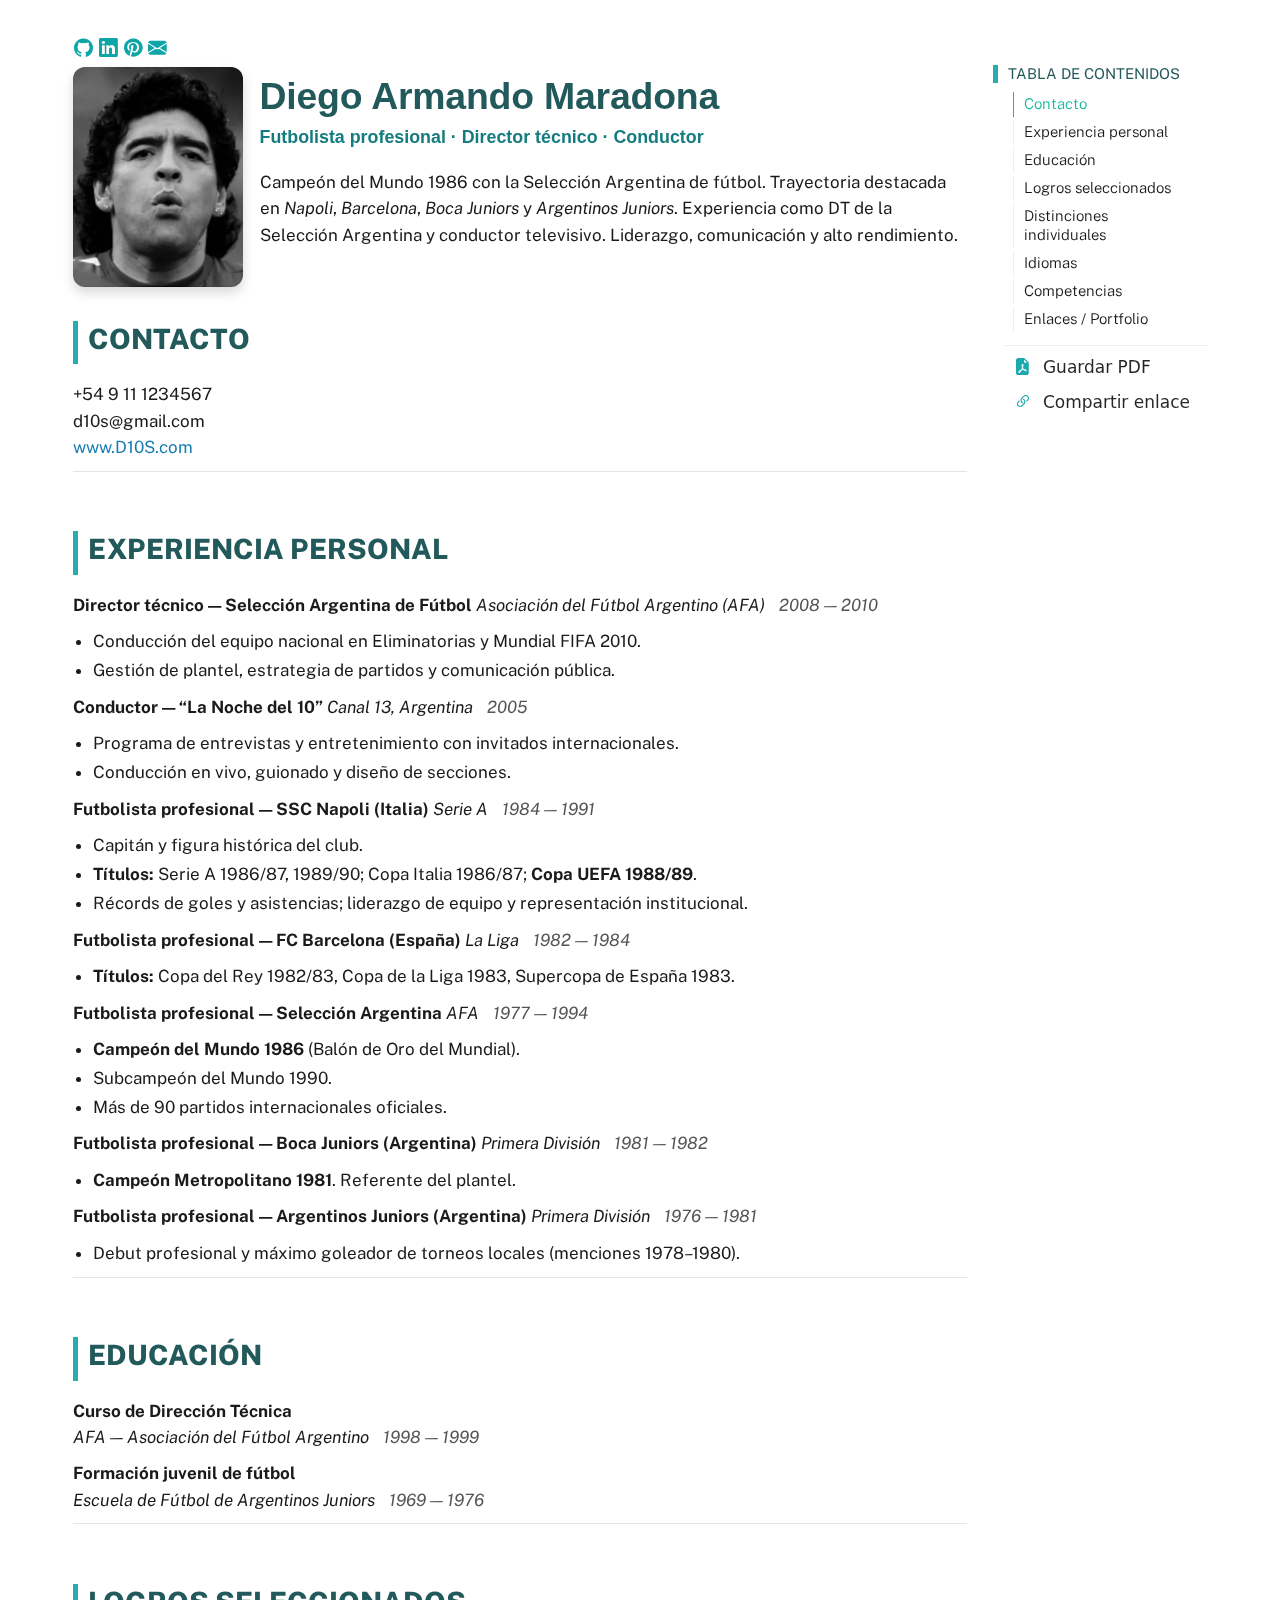
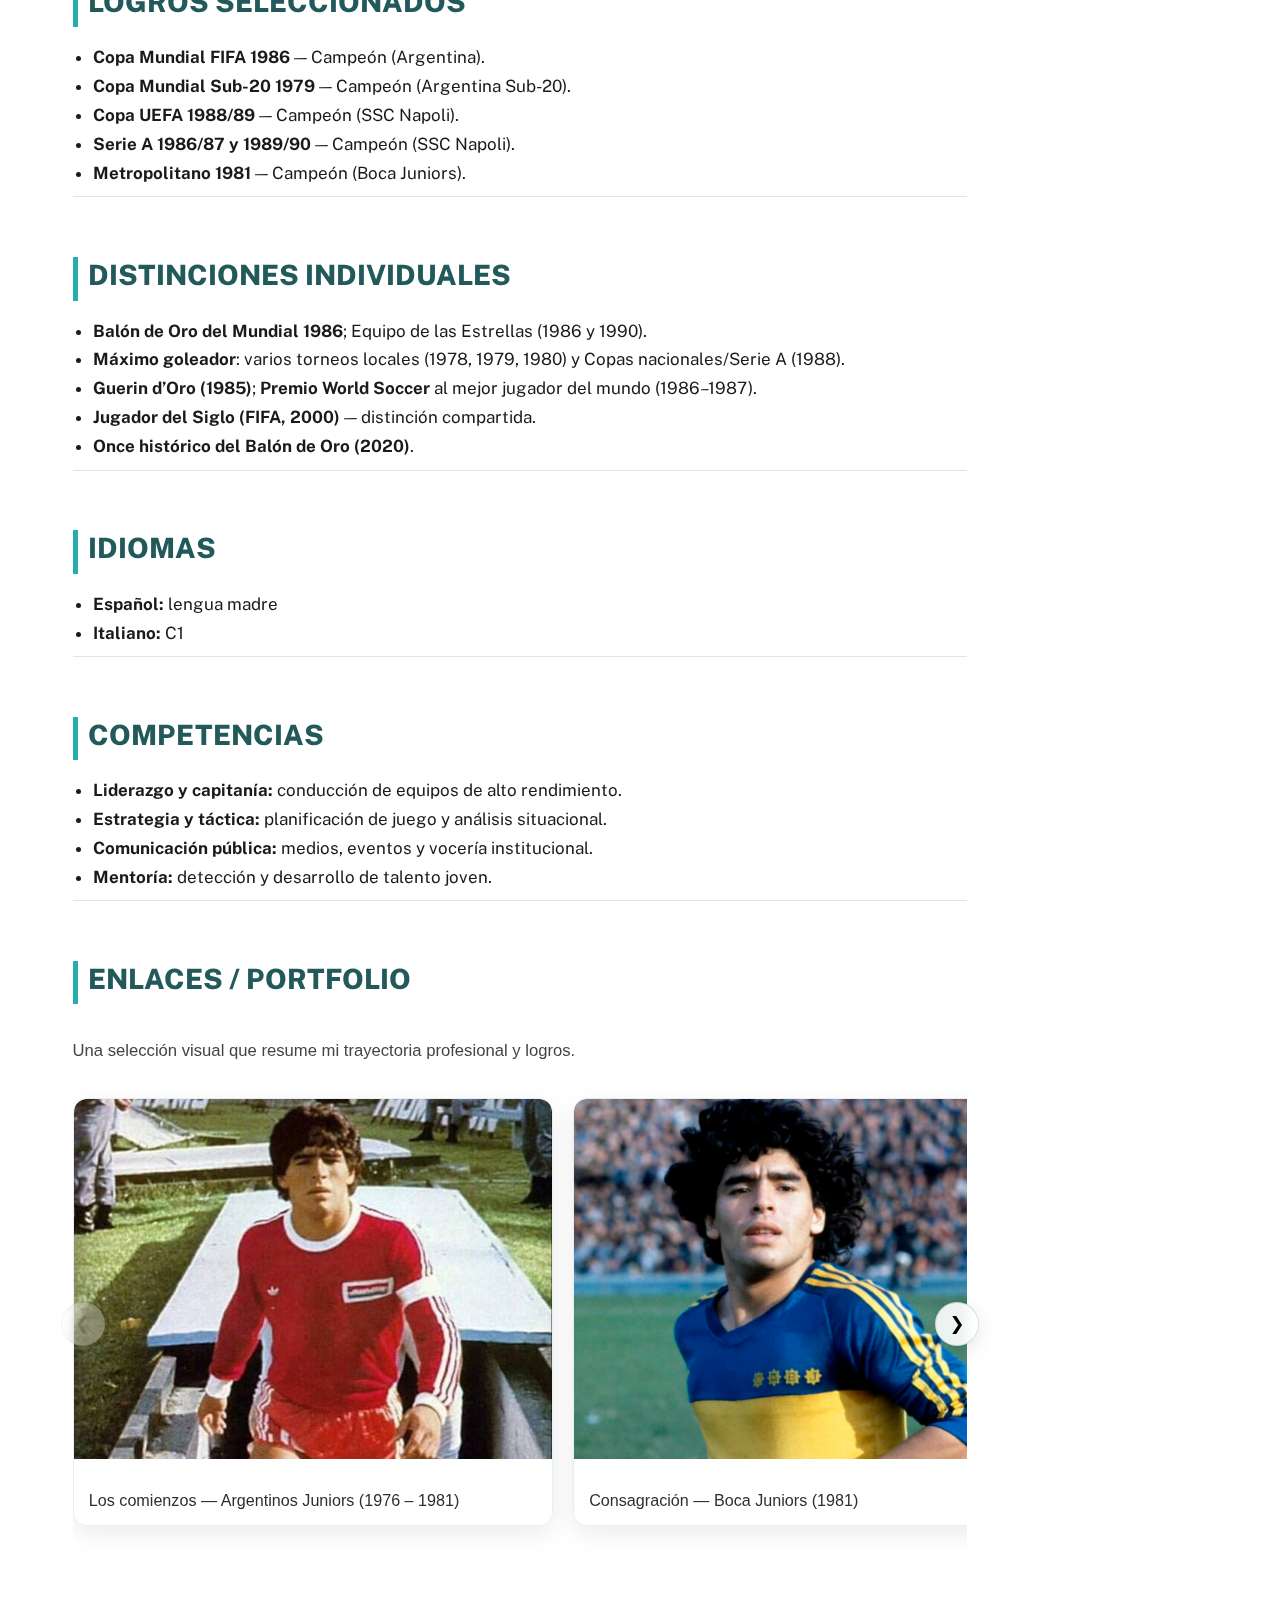
<file: Untitled.html>
<!DOCTYPE html>
<html xmlns="http://www.w3.org/1999/xhtml" lang="es" xml:lang="es"><head>

<meta charset="utf-8">
<meta name="generator" content="quarto-1.3.450">

<meta name="viewport" content="width=device-width, initial-scale=1.0, user-scalable=yes">


<title>untitled</title>
<style>
code{white-space: pre-wrap;}
span.smallcaps{font-variant: small-caps;}
div.columns{display: flex; gap: min(4vw, 1.5em);}
div.column{flex: auto; overflow-x: auto;}
div.hanging-indent{margin-left: 1.5em; text-indent: -1.5em;}
ul.task-list{list-style: none;}
ul.task-list li input[type="checkbox"] {
  width: 0.8em;
  margin: 0 0.8em 0.2em -1em; /* quarto-specific, see https://github.com/quarto-dev/quarto-cli/issues/4556 */ 
  vertical-align: middle;
}
</style>


<script src="Untitled_files/libs/clipboard/clipboard.min.js"></script>
<script src="Untitled_files/libs/quarto-html/quarto.js"></script>
<script src="Untitled_files/libs/quarto-html/popper.min.js"></script>
<script src="Untitled_files/libs/quarto-html/tippy.umd.min.js"></script>
<script src="Untitled_files/libs/quarto-html/anchor.min.js"></script>
<link href="Untitled_files/libs/quarto-html/tippy.css" rel="stylesheet">
<link href="Untitled_files/libs/quarto-html/quarto-syntax-highlighting.css" rel="stylesheet" id="quarto-text-highlighting-styles">
<script src="Untitled_files/libs/bootstrap/bootstrap.min.js"></script>
<link href="Untitled_files/libs/bootstrap/bootstrap-icons.css" rel="stylesheet">
<link href="Untitled_files/libs/bootstrap/bootstrap.min.css" rel="stylesheet" id="quarto-bootstrap" data-mode="light">
<link rel="stylesheet" href="https://cdn.jsdelivr.net/npm/bootstrap-icons@1.11.1/font/bootstrap-icons.css">


<link rel="stylesheet" href="cv.css">
</head>

<body>

<div id="quarto-content" class="page-columns page-rows-contents page-layout-full">
<div id="quarto-margin-sidebar" class="sidebar margin-sidebar">
  <nav id="TOC" role="doc-toc" class="toc-active">
    <h2 id="toc-title">Tabla de contenidos</h2>
   
  <ul class="collapse">
  <li><a href="#contacto" id="toc-contacto" class="nav-link active" data-scroll-target="#contacto">Contacto</a></li>
  <li><a href="#experiencia-personal" id="toc-experiencia-personal" class="nav-link" data-scroll-target="#experiencia-personal">Experiencia personal</a></li>
  <li><a href="#educación" id="toc-educación" class="nav-link" data-scroll-target="#educación">Educación</a></li>
  <li><a href="#logros-seleccionados" id="toc-logros-seleccionados" class="nav-link" data-scroll-target="#logros-seleccionados">Logros seleccionados</a></li>
  <li><a href="#distinciones-individuales" id="toc-distinciones-individuales" class="nav-link" data-scroll-target="#distinciones-individuales">Distinciones individuales</a></li>
  <li><a href="#idiomas" id="toc-idiomas" class="nav-link" data-scroll-target="#idiomas">Idiomas</a></li>
  <li><a href="#competencias" id="toc-competencias" class="nav-link" data-scroll-target="#competencias">Competencias</a></li>
  <li><a href="#enlaces-portfolio" id="toc-enlaces-portfolio" class="nav-link" data-scroll-target="#enlaces-portfolio">Enlaces / Portfolio</a></li>
  </ul>
</nav>
</div>
<main class="content column-page-left" id="quarto-document-content">



<div class="no-print">
<header class="cv-header">
  <div class="cv-header-left">
    <!-- Puedes dejar esto vacío o agregar tu nombre -->
  </div>
  <div class="cv-header-right">
    <a href="https://github.com/" target="_blank" aria-label="GitHub">
      <i class="bi bi-github"></i>
    </a>
    <a href="https://linkedin.com/" target="_blank" aria-label="LinkedIn">
      <i class="bi bi-linkedin"></i>
    </a>
    <a href="https://pinterest.com/" target="_blank" aria-label="Pinterest">
      <i class="bi bi-pinterest"></i>
    </a>
    <a href="mailto:d10s@gmail.com" aria-label="Email">
      <i class="bi bi-envelope-fill"></i>
    </a>
  </div>
</header>
</div>
<p><img src="assets/maradona.jpg" class="img-fluid" style="width:170px; border-radius:12px; float:left; margin-right:1rem; box-shadow:0 6px 12px rgba(0,0,0,0.15);"></p>
<div style="margin-top:0.5rem;margin-bottom:1rem;">
  <h1 style="
      margin:0;
      font-size:2.2rem;
      font-weight:700;
      font-family:'Montserrat',sans-serif;
      color:#0b4749;
    ">
    Diego Armando Maradona
  </h1>
  <p style="
      margin:0.25rem 0 0;
      font-size:1.05rem;
      font-weight:600;
      color:#147c7f;
      font-family:'Inter',sans-serif;
    ">
    Futbolista profesional · Director técnico · Conductor
  </p>
</div>
<p>Campeón del Mundo 1986 con la Selección Argentina de fútbol. Trayectoria destacada en <em>Napoli</em>, <em>Barcelona</em>, <em>Boca Juniors</em> y <em>Argentinos Juniors</em>. Experiencia como DT de la Selección Argentina y conductor televisivo. Liderazgo, comunicación y alto rendimiento. <br clear="all"></p>
<section id="contacto" class="level2">
<h2 class="anchored" data-anchor-id="contacto">Contacto</h2>
<p>+54 9 11 1234567<br>
d10s@gmail.com<br>
<a href="https://es.wikipedia.org/wiki/La_mano_de_Dios" target="_blank" rel="noopener">www.D10S.com</a></p>
</section>
<section id="experiencia-personal" class="level2">
<h2 class="anchored" data-anchor-id="experiencia-personal">Experiencia personal</h2>
<p><strong>Director técnico — Selección Argentina de Fútbol</strong> <em>Asociación del Fútbol Argentino (AFA)</em> <span class="cvdate">2008 — 2010</span></p>
<ul>
<li>Conducción del equipo nacional en Eliminatorias y Mundial FIFA 2010.<br>
</li>
<li>Gestión de plantel, estrategia de partidos y comunicación pública.</li>
</ul>
<p><strong>Conductor — “La Noche del 10”</strong> <em>Canal 13, Argentina</em> <span class="cvdate">2005</span></p>
<ul>
<li>Programa de entrevistas y entretenimiento con invitados internacionales.<br>
</li>
<li>Conducción en vivo, guionado y diseño de secciones.</li>
</ul>
<p><strong>Futbolista profesional — SSC Napoli (Italia)</strong> <em>Serie A</em> <span class="cvdate">1984 — 1991</span></p>
<ul>
<li>Capitán y figura histórica del club.<br>
</li>
<li><strong>Títulos:</strong> Serie A 1986/87, 1989/90; Copa Italia 1986/87; <strong>Copa UEFA 1988/89</strong>.<br>
</li>
<li>Récords de goles y asistencias; liderazgo de equipo y representación institucional.</li>
</ul>
<p><strong>Futbolista profesional — FC Barcelona (España)</strong> <em>La Liga</em> <span class="cvdate">1982 — 1984</span></p>
<ul>
<li><strong>Títulos:</strong> Copa del Rey 1982/83, Copa de la Liga 1983, Supercopa de España 1983.</li>
</ul>
<p><strong>Futbolista profesional — Selección Argentina</strong> <em>AFA</em> <span class="cvdate">1977 — 1994</span></p>
<ul>
<li><strong>Campeón del Mundo 1986</strong> (Balón de Oro del Mundial).<br>
</li>
<li>Subcampeón del Mundo 1990.<br>
</li>
<li>Más de 90 partidos internacionales oficiales.</li>
</ul>
<p><strong>Futbolista profesional — Boca Juniors (Argentina)</strong> <em>Primera División</em> <span class="cvdate">1981 — 1982</span></p>
<ul>
<li><strong>Campeón Metropolitano 1981</strong>. Referente del plantel.</li>
</ul>
<p><strong>Futbolista profesional — Argentinos Juniors (Argentina)</strong> <em>Primera División</em> <span class="cvdate">1976 — 1981</span></p>
<ul>
<li>Debut profesional y máximo goleador de torneos locales (menciones 1978–1980).</li>
</ul>
</section>
<section id="educación" class="level2">
<h2 class="anchored" data-anchor-id="educación">Educación</h2>
<p><strong>Curso de Dirección Técnica</strong> <br> <em>AFA — Asociación del Fútbol Argentino</em> <span class="cvdate">1998 — 1999</span></p>
<p><strong>Formación juvenil de fútbol</strong> <br> <em>Escuela de Fútbol de Argentinos Juniors</em> <span class="cvdate">1969 — 1976</span></p>
</section>
<section id="logros-seleccionados" class="level2">
<h2 class="anchored" data-anchor-id="logros-seleccionados">Logros seleccionados</h2>
<ul>
<li><strong>Copa Mundial FIFA 1986</strong> — Campeón (Argentina).<br>
</li>
<li><strong>Copa Mundial Sub-20 1979</strong> — Campeón (Argentina Sub-20).<br>
</li>
<li><strong>Copa UEFA 1988/89</strong> — Campeón (SSC Napoli).<br>
</li>
<li><strong>Serie A 1986/87 y 1989/90</strong> — Campeón (SSC Napoli).<br>
</li>
<li><strong>Metropolitano 1981</strong> — Campeón (Boca Juniors).</li>
</ul>
</section>
<section id="distinciones-individuales" class="level2">
<h2 class="anchored" data-anchor-id="distinciones-individuales">Distinciones individuales</h2>
<ul>
<li><strong>Balón de Oro del Mundial 1986</strong>; Equipo de las Estrellas (1986 y 1990).<br>
</li>
<li><strong>Máximo goleador</strong>: varios torneos locales (1978, 1979, 1980) y Copas nacionales/Serie A (1988).<br>
</li>
<li><strong>Guerin d’Oro (1985)</strong>; <strong>Premio World Soccer</strong> al mejor jugador del mundo (1986–1987).<br>
</li>
<li><strong>Jugador del Siglo (FIFA, 2000)</strong> — distinción compartida.<br>
</li>
<li><strong>Once histórico del Balón de Oro (2020)</strong>.</li>
</ul>
</section>
<section id="idiomas" class="level2">
<h2 class="anchored" data-anchor-id="idiomas">Idiomas</h2>
<ul>
<li><strong>Español:</strong> lengua madre<br>
</li>
<li><strong>Italiano:</strong> C1</li>
</ul>
</section>
<section id="competencias" class="level2">
<h2 class="anchored" data-anchor-id="competencias">Competencias</h2>
<ul>
<li><strong>Liderazgo y capitanía:</strong> conducción de equipos de alto rendimiento.<br>
</li>
<li><strong>Estrategia y táctica:</strong> planificación de juego y análisis situacional.<br>
</li>
<li><strong>Comunicación pública:</strong> medios, eventos y vocería institucional.<br>
</li>
<li><strong>Mentoría:</strong> detección y desarrollo de talento joven.</li>
</ul>
</section>
<section id="enlaces-portfolio" class="level2 no-print">
<h2 class="anchored" data-anchor-id="enlaces-portfolio">Enlaces / Portfolio</h2>
<section class="gallery-strip" aria-label="Trayectoria en imágenes">
  <p class="gallery-intro">Una selección visual que resume mi trayectoria profesional y logros.</p>

  <div class="strip-wrap">
    <button class="strip-nav prev" aria-label="Anterior" disabled="">
      ❮
    </button>

    <div class="strip" id="galleryStrip">
      <figure class="card figure">
        <img src="assets/maradona_argentinos.jpg" alt="México 1986" class="figure-img">
        <figcaption class="figure-caption">Los comienzos — Argentinos Juniors (1976 – 1981)</figcaption>
      </figure>
      <figure class="card figure">
        <img src="assets/maradona_boca1981.jpg" alt="México 1986" class="figure-img">
        <figcaption class="figure-caption">Consagración — Boca Juniors (1981)</figcaption>
      </figure>
        <figure class="card figure">
        <img src="assets/maradona_barcelona.jpg" alt="Barcelona" class="figure-img">
        <figcaption class="figure-caption">Europa — FC Barcelona (1982–84)</figcaption>
      </figure>
      <figure class="card figure">
        <img src="assets/maradona_napoli.jpg" alt="Napoli" class="figure-img">
        <figcaption class="figure-caption">Época dorada — SSC Napoli (1984–91)</figcaption>
      </figure>
       <figure class="card figure">
        <img src="assets/maradona_mexico86.jpg" alt="Boca Juniors" class="figure-img">
        <figcaption class="figure-caption">Gloria mundial — México 1986</figcaption>
      </figure>
      <figure class="card figure">
        <img src="assets/maradona_dt.jpg" alt="Director Técnico" class="figure-img">
        <figcaption class="figure-caption">El legado — Director técnico</figcaption>
      </figure>
      <figure class="card figure">
        <img src="assets/maradona_tribuna.jpg" alt="Tribuna" class="figure-img">
        <figcaption class="figure-caption">El legado — Símbolo eterno</figcaption>
      </figure>
    </div>

    <button class="strip-nav next" aria-label="Siguiente">
      ❯
    </button>
  </div>
</section>

<script>
(function() {
  const scroller = document.getElementById('galleryStrip');
  if (!scroller) return;

  const prevBtn = scroller.parentElement.querySelector('.strip-nav.prev');
  const nextBtn = scroller.parentElement.querySelector('.strip-nav.next');

  const getStep = () => {
    const card = scroller.querySelector('.card');
    if (!card) return 300;
    const style = window.getComputedStyle(scroller);
    const gap = parseFloat(style.columnGap || style.gap || 0) || 0;
    return card.getBoundingClientRect().width + gap;
  };

  const updateDisabled = () => {
    const max = scroller.scrollWidth - scroller.clientWidth - 1;
    prevBtn.disabled = scroller.scrollLeft <= 0;
    nextBtn.disabled = scroller.scrollLeft >= max;
  };

  const scrollByStep = (dir) => {
    scroller.scrollBy({ left: dir * getStep(), behavior: 'smooth' });
    setTimeout(updateDisabled, 300);
  };

  prevBtn.addEventListener('click', () => scrollByStep(-1));
  nextBtn.addEventListener('click', () => scrollByStep(1));

  scroller.addEventListener('scroll', updateDisabled, { passive: true });
  window.addEventListener('resize', updateDisabled);

  scroller.setAttribute('tabindex', '0');
  scroller.addEventListener('keydown', (e) => {
    if (e.key === 'ArrowLeft') { e.preventDefault(); scrollByStep(-1); }
    if (e.key === 'ArrowRight') { e.preventDefault(); scrollByStep(1); }
  });

  updateDisabled();
})();
</script>
</section>
<script>
// Requiere Bootstrap Icons ya cargado en <head>
(function () {
  // 1) Referencias seguras al TOC y su lista
  function getTocRefs() {
    const tocNav = document.querySelector('nav#TOC, nav[role="doc-toc"]');
    if (!tocNav) return null;
    const tocList = tocNav.querySelector('ul.nav');
    // contenedor lateral típico en Quarto/Flatly
    const container =
      tocNav.closest('aside, #quarto-sidebar, .sidebar')
        ?.querySelector('.sidebar-menu-container') || tocNav;
    return { tocNav, tocList, container };
  }

  function ensureActions() {
    const refs = getTocRefs();
    if (!refs) return;
    const { tocNav, tocList, container } = refs;

    // Evitar duplicados en el sidebar
    if (container.querySelector('.toc-actions')) return;

    // 2) Bloque de acciones
    const box = document.createElement('div');
    box.className = 'toc-actions no-print';
    box.innerHTML = `
  <a href="#" id="actPrint" class="nav-link action">
    <i class="bi bi-file-earmark-pdf-fill"></i> Guardar PDF
  </a>
  <a href="#" id="actCopy" class="nav-link action">
    <i class="bi bi-link-45deg"></i> Compartir enlace
  </a>
  <div class="notice print" id="noticePrint">
    Antes de guardar, desactiva <strong>“Encabezados y pies de página”</strong> en el diálogo de impresión de Chrome.
  </div>
  <div class="notice copy" id="noticeCopy">¡Enlace copiado al portapapeles!</div>
`;

    // 3) Insertar justo DEBAJO del <ul.nav> del TOC (mismo lateral derecho)
    if (tocList) {
      tocList.insertAdjacentElement('afterend', box);
    } else {
      // Fallback: al final del nav del TOC
      tocNav.insertAdjacentElement('beforeend', box);
    }

    // 4) Lógica imprimir
    const actPrint = box.querySelector('#actPrint');
    const nPrint   = box.querySelector('#noticePrint');
    actPrint.addEventListener('click', (e) => {
      e.preventDefault();
      nPrint.style.display = 'block';
      setTimeout(() => (nPrint.style.display = 'none'), 4000);
      document.documentElement.classList.add('print-mode');
      window.print();
      setTimeout(() => document.documentElement.classList.remove('print-mode'), 1000);
    });

    // 5) Lógica copiar enlace
    const actCopy = box.querySelector('#actCopy');
    const nCopy   = box.querySelector('#noticeCopy');
    actCopy.addEventListener('click', async (e) => {
      e.preventDefault();
      try {
        await (navigator.clipboard?.writeText?.(window.location.href));
      } catch {
        const tmp = document.createElement('input');
        tmp.value = window.location.href;
        document.body.appendChild(tmp);
        tmp.select();
        document.execCommand('copy');
        document.body.removeChild(tmp);
      }
      nCopy.style.display = 'block';
      setTimeout(() => (nCopy.style.display = 'none'), 2500);
    });
  }

  // Inyección cuando el TOC esté disponible
  if (getTocRefs()) {
    ensureActions();
  } else {
    const mo = new MutationObserver(() => {
      if (getTocRefs()) {
        ensureActions();
        mo.disconnect();
      }
    });
    mo.observe(document.body, { childList: true, subtree: true });
    window.addEventListener('load', ensureActions);
  }
})();
</script>

</main>
<!-- /main column -->
<script id="quarto-html-after-body" type="application/javascript">
window.document.addEventListener("DOMContentLoaded", function (event) {
  const toggleBodyColorMode = (bsSheetEl) => {
    const mode = bsSheetEl.getAttribute("data-mode");
    const bodyEl = window.document.querySelector("body");
    if (mode === "dark") {
      bodyEl.classList.add("quarto-dark");
      bodyEl.classList.remove("quarto-light");
    } else {
      bodyEl.classList.add("quarto-light");
      bodyEl.classList.remove("quarto-dark");
    }
  }
  const toggleBodyColorPrimary = () => {
    const bsSheetEl = window.document.querySelector("link#quarto-bootstrap");
    if (bsSheetEl) {
      toggleBodyColorMode(bsSheetEl);
    }
  }
  toggleBodyColorPrimary();  
  const icon = "";
  const anchorJS = new window.AnchorJS();
  anchorJS.options = {
    placement: 'right',
    icon: icon
  };
  anchorJS.add('.anchored');
  const isCodeAnnotation = (el) => {
    for (const clz of el.classList) {
      if (clz.startsWith('code-annotation-')) {                     
        return true;
      }
    }
    return false;
  }
  const clipboard = new window.ClipboardJS('.code-copy-button', {
    text: function(trigger) {
      const codeEl = trigger.previousElementSibling.cloneNode(true);
      for (const childEl of codeEl.children) {
        if (isCodeAnnotation(childEl)) {
          childEl.remove();
        }
      }
      return codeEl.innerText;
    }
  });
  clipboard.on('success', function(e) {
    // button target
    const button = e.trigger;
    // don't keep focus
    button.blur();
    // flash "checked"
    button.classList.add('code-copy-button-checked');
    var currentTitle = button.getAttribute("title");
    button.setAttribute("title", "Copiado");
    let tooltip;
    if (window.bootstrap) {
      button.setAttribute("data-bs-toggle", "tooltip");
      button.setAttribute("data-bs-placement", "left");
      button.setAttribute("data-bs-title", "Copiado");
      tooltip = new bootstrap.Tooltip(button, 
        { trigger: "manual", 
          customClass: "code-copy-button-tooltip",
          offset: [0, -8]});
      tooltip.show();    
    }
    setTimeout(function() {
      if (tooltip) {
        tooltip.hide();
        button.removeAttribute("data-bs-title");
        button.removeAttribute("data-bs-toggle");
        button.removeAttribute("data-bs-placement");
      }
      button.setAttribute("title", currentTitle);
      button.classList.remove('code-copy-button-checked');
    }, 1000);
    // clear code selection
    e.clearSelection();
  });
  function tippyHover(el, contentFn) {
    const config = {
      allowHTML: true,
      content: contentFn,
      maxWidth: 500,
      delay: 100,
      arrow: false,
      appendTo: function(el) {
          return el.parentElement;
      },
      interactive: true,
      interactiveBorder: 10,
      theme: 'quarto',
      placement: 'bottom-start'
    };
    window.tippy(el, config); 
  }
  const noterefs = window.document.querySelectorAll('a[role="doc-noteref"]');
  for (var i=0; i<noterefs.length; i++) {
    const ref = noterefs[i];
    tippyHover(ref, function() {
      // use id or data attribute instead here
      let href = ref.getAttribute('data-footnote-href') || ref.getAttribute('href');
      try { href = new URL(href).hash; } catch {}
      const id = href.replace(/^#\/?/, "");
      const note = window.document.getElementById(id);
      return note.innerHTML;
    });
  }
      let selectedAnnoteEl;
      const selectorForAnnotation = ( cell, annotation) => {
        let cellAttr = 'data-code-cell="' + cell + '"';
        let lineAttr = 'data-code-annotation="' +  annotation + '"';
        const selector = 'span[' + cellAttr + '][' + lineAttr + ']';
        return selector;
      }
      const selectCodeLines = (annoteEl) => {
        const doc = window.document;
        const targetCell = annoteEl.getAttribute("data-target-cell");
        const targetAnnotation = annoteEl.getAttribute("data-target-annotation");
        const annoteSpan = window.document.querySelector(selectorForAnnotation(targetCell, targetAnnotation));
        const lines = annoteSpan.getAttribute("data-code-lines").split(",");
        const lineIds = lines.map((line) => {
          return targetCell + "-" + line;
        })
        let top = null;
        let height = null;
        let parent = null;
        if (lineIds.length > 0) {
            //compute the position of the single el (top and bottom and make a div)
            const el = window.document.getElementById(lineIds[0]);
            top = el.offsetTop;
            height = el.offsetHeight;
            parent = el.parentElement.parentElement;
          if (lineIds.length > 1) {
            const lastEl = window.document.getElementById(lineIds[lineIds.length - 1]);
            const bottom = lastEl.offsetTop + lastEl.offsetHeight;
            height = bottom - top;
          }
          if (top !== null && height !== null && parent !== null) {
            // cook up a div (if necessary) and position it 
            let div = window.document.getElementById("code-annotation-line-highlight");
            if (div === null) {
              div = window.document.createElement("div");
              div.setAttribute("id", "code-annotation-line-highlight");
              div.style.position = 'absolute';
              parent.appendChild(div);
            }
            div.style.top = top - 2 + "px";
            div.style.height = height + 4 + "px";
            let gutterDiv = window.document.getElementById("code-annotation-line-highlight-gutter");
            if (gutterDiv === null) {
              gutterDiv = window.document.createElement("div");
              gutterDiv.setAttribute("id", "code-annotation-line-highlight-gutter");
              gutterDiv.style.position = 'absolute';
              const codeCell = window.document.getElementById(targetCell);
              const gutter = codeCell.querySelector('.code-annotation-gutter');
              gutter.appendChild(gutterDiv);
            }
            gutterDiv.style.top = top - 2 + "px";
            gutterDiv.style.height = height + 4 + "px";
          }
          selectedAnnoteEl = annoteEl;
        }
      };
      const unselectCodeLines = () => {
        const elementsIds = ["code-annotation-line-highlight", "code-annotation-line-highlight-gutter"];
        elementsIds.forEach((elId) => {
          const div = window.document.getElementById(elId);
          if (div) {
            div.remove();
          }
        });
        selectedAnnoteEl = undefined;
      };
      // Attach click handler to the DT
      const annoteDls = window.document.querySelectorAll('dt[data-target-cell]');
      for (const annoteDlNode of annoteDls) {
        annoteDlNode.addEventListener('click', (event) => {
          const clickedEl = event.target;
          if (clickedEl !== selectedAnnoteEl) {
            unselectCodeLines();
            const activeEl = window.document.querySelector('dt[data-target-cell].code-annotation-active');
            if (activeEl) {
              activeEl.classList.remove('code-annotation-active');
            }
            selectCodeLines(clickedEl);
            clickedEl.classList.add('code-annotation-active');
          } else {
            // Unselect the line
            unselectCodeLines();
            clickedEl.classList.remove('code-annotation-active');
          }
        });
      }
  const findCites = (el) => {
    const parentEl = el.parentElement;
    if (parentEl) {
      const cites = parentEl.dataset.cites;
      if (cites) {
        return {
          el,
          cites: cites.split(' ')
        };
      } else {
        return findCites(el.parentElement)
      }
    } else {
      return undefined;
    }
  };
  var bibliorefs = window.document.querySelectorAll('a[role="doc-biblioref"]');
  for (var i=0; i<bibliorefs.length; i++) {
    const ref = bibliorefs[i];
    const citeInfo = findCites(ref);
    if (citeInfo) {
      tippyHover(citeInfo.el, function() {
        var popup = window.document.createElement('div');
        citeInfo.cites.forEach(function(cite) {
          var citeDiv = window.document.createElement('div');
          citeDiv.classList.add('hanging-indent');
          citeDiv.classList.add('csl-entry');
          var biblioDiv = window.document.getElementById('ref-' + cite);
          if (biblioDiv) {
            citeDiv.innerHTML = biblioDiv.innerHTML;
          }
          popup.appendChild(citeDiv);
        });
        return popup.innerHTML;
      });
    }
  }
});
</script>
</div> <!-- /content -->



</body></html>
</file>
<file: Untitled_files/libs/quarto-html/tippy.css>
.tippy-box[data-animation=fade][data-state=hidden]{opacity:0}[data-tippy-root]{max-width:calc(100vw - 10px)}.tippy-box{position:relative;background-color:#333;color:#fff;border-radius:4px;font-size:14px;line-height:1.4;white-space:normal;outline:0;transition-property:transform,visibility,opacity}.tippy-box[data-placement^=top]>.tippy-arrow{bottom:0}.tippy-box[data-placement^=top]>.tippy-arrow:before{bottom:-7px;left:0;border-width:8px 8px 0;border-top-color:initial;transform-origin:center top}.tippy-box[data-placement^=bottom]>.tippy-arrow{top:0}.tippy-box[data-placement^=bottom]>.tippy-arrow:before{top:-7px;left:0;border-width:0 8px 8px;border-bottom-color:initial;transform-origin:center bottom}.tippy-box[data-placement^=left]>.tippy-arrow{right:0}.tippy-box[data-placement^=left]>.tippy-arrow:before{border-width:8px 0 8px 8px;border-left-color:initial;right:-7px;transform-origin:center left}.tippy-box[data-placement^=right]>.tippy-arrow{left:0}.tippy-box[data-placement^=right]>.tippy-arrow:before{left:-7px;border-width:8px 8px 8px 0;border-right-color:initial;transform-origin:center right}.tippy-box[data-inertia][data-state=visible]{transition-timing-function:cubic-bezier(.54,1.5,.38,1.11)}.tippy-arrow{width:16px;height:16px;color:#333}.tippy-arrow:before{content:"";position:absolute;border-color:transparent;border-style:solid}.tippy-content{position:relative;padding:5px 9px;z-index:1}
</file>
<file: Untitled_files/libs/quarto-html/quarto-syntax-highlighting.css>
/* quarto syntax highlight colors */
:root {
  --quarto-hl-ot-color: #003B4F;
  --quarto-hl-at-color: #657422;
  --quarto-hl-ss-color: #20794D;
  --quarto-hl-an-color: #5E5E5E;
  --quarto-hl-fu-color: #4758AB;
  --quarto-hl-st-color: #20794D;
  --quarto-hl-cf-color: #003B4F;
  --quarto-hl-op-color: #5E5E5E;
  --quarto-hl-er-color: #AD0000;
  --quarto-hl-bn-color: #AD0000;
  --quarto-hl-al-color: #AD0000;
  --quarto-hl-va-color: #111111;
  --quarto-hl-bu-color: inherit;
  --quarto-hl-ex-color: inherit;
  --quarto-hl-pp-color: #AD0000;
  --quarto-hl-in-color: #5E5E5E;
  --quarto-hl-vs-color: #20794D;
  --quarto-hl-wa-color: #5E5E5E;
  --quarto-hl-do-color: #5E5E5E;
  --quarto-hl-im-color: #00769E;
  --quarto-hl-ch-color: #20794D;
  --quarto-hl-dt-color: #AD0000;
  --quarto-hl-fl-color: #AD0000;
  --quarto-hl-co-color: #5E5E5E;
  --quarto-hl-cv-color: #5E5E5E;
  --quarto-hl-cn-color: #8f5902;
  --quarto-hl-sc-color: #5E5E5E;
  --quarto-hl-dv-color: #AD0000;
  --quarto-hl-kw-color: #003B4F;
}

/* other quarto variables */
:root {
  --quarto-font-monospace: SFMono-Regular, Menlo, Monaco, Consolas, "Liberation Mono", "Courier New", monospace;
}

pre > code.sourceCode > span {
  color: #003B4F;
}

code span {
  color: #003B4F;
}

code.sourceCode > span {
  color: #003B4F;
}

div.sourceCode,
div.sourceCode pre.sourceCode {
  color: #003B4F;
}

code span.ot {
  color: #003B4F;
  font-style: inherit;
}

code span.at {
  color: #657422;
  font-style: inherit;
}

code span.ss {
  color: #20794D;
  font-style: inherit;
}

code span.an {
  color: #5E5E5E;
  font-style: inherit;
}

code span.fu {
  color: #4758AB;
  font-style: inherit;
}

code span.st {
  color: #20794D;
  font-style: inherit;
}

code span.cf {
  color: #003B4F;
  font-style: inherit;
}

code span.op {
  color: #5E5E5E;
  font-style: inherit;
}

code span.er {
  color: #AD0000;
  font-style: inherit;
}

code span.bn {
  color: #AD0000;
  font-style: inherit;
}

code span.al {
  color: #AD0000;
  font-style: inherit;
}

code span.va {
  color: #111111;
  font-style: inherit;
}

code span.bu {
  font-style: inherit;
}

code span.ex {
  font-style: inherit;
}

code span.pp {
  color: #AD0000;
  font-style: inherit;
}

code span.in {
  color: #5E5E5E;
  font-style: inherit;
}

code span.vs {
  color: #20794D;
  font-style: inherit;
}

code span.wa {
  color: #5E5E5E;
  font-style: italic;
}

code span.do {
  color: #5E5E5E;
  font-style: italic;
}

code span.im {
  color: #00769E;
  font-style: inherit;
}

code span.ch {
  color: #20794D;
  font-style: inherit;
}

code span.dt {
  color: #AD0000;
  font-style: inherit;
}

code span.fl {
  color: #AD0000;
  font-style: inherit;
}

code span.co {
  color: #5E5E5E;
  font-style: inherit;
}

code span.cv {
  color: #5E5E5E;
  font-style: italic;
}

code span.cn {
  color: #8f5902;
  font-style: inherit;
}

code span.sc {
  color: #5E5E5E;
  font-style: inherit;
}

code span.dv {
  color: #AD0000;
  font-style: inherit;
}

code span.kw {
  color: #003B4F;
  font-style: inherit;
}

.prevent-inlining {
  content: "</";
}

/*# sourceMappingURL=debc5d5d77c3f9108843748ff7464032.css.map */
</file>
<file: cv.css>
/* =========================
   Tipografías y base
   ========================= */
@import url('https://fonts.googleapis.com/css2?family=Public+Sans:wght@300;400;500;700&display=swap');

:root{
  --ink:#1a1a1a;
  --muted:#555;
  --brand:#0EA5A8;
  --line:#e9edf1;
  --maxw: 920px;          /* ancho cómodo para lectura */
  --lh: 1.55;             /* line-height base */
}

html, body{
  font-family: 'Public Sans', system-ui, -apple-system, Segoe UI, Roboto, sans-serif;
  color: var(--ink);
  line-height: var(--lh);
  -webkit-font-smoothing: antialiased;
  -moz-osx-font-smoothing: grayscale;
}

body{
  margin: 0 auto;
  padding: 1.2rem;
  max-width: var(--maxw);
}

/* Contenedor general (opcional si querés aún más control) */
/* .cv-container{ max-width: var(--maxw); margin: 0 auto; } */

/* Enlaces discretos en pantalla */
a{ color: #177db3; text-decoration: none; }
a:hover{ text-decoration: underline; }

/* Títulos */
h1,h2,h3{ margin: 0 0 .4rem; line-height: 1.25; }
h1{ font-weight: 700; letter-spacing:-.2px; }
h2 {
  font-weight: 800;
  text-transform: uppercase;
  margin-top: 2rem;
  margin-bottom: 1rem;
  padding-left: 0.6rem;
  border-left: 5px solid #0EA5A8;
  border-top: none !important;
  border-bottom: none !important;
  padding-top: 0 !important;
  color: #0b4749;
}
h3{ font-weight: 500; margin-top: .9rem; }

section + section {
  margin-top: 2.5rem;
  padding-top: 1.5rem;
  border-top: 1.5px solid rgba(0,0,0,0.1);
}

/* Párrafo y listas */
p{ margin: .25rem 0 .6rem; color: var(--ink); }
ul{ margin: .2rem 0 .6rem 1.2rem; padding:0; }
ul li{ margin: .15rem 0; }
.no-print{ /* se controla en @media print */ }
.print-only{ display:none; }

/* ====== Fechas alineadas a la derecha ======
   En web: usa flex para evitar problemas de float.
   En print: se redefine float para ahorrar espacio horizontal. */
.cvdate{
  margin-left: .6rem;
  font-style: italic;
  color: var(--muted);
  white-space: nowrap;
}
.section-header{
  display: flex;
  align-items: baseline;
  gap: .5rem;
}
.section-header > .cvdate{
  margin-left: auto;
}

/* Bloques “contacto” en pantalla */
.contact-block{
  display: inline-block;
  background: #f7fafc;
  border: 1px solid var(--line);
  border-radius: 8px;
  padding: .6rem .8rem;
  margin: .6rem 0 1rem;
}

/* Separadores suaves entre secciones */
section + section{ margin-top: .6rem; }

/* Pequeñas utilidades */
.muted{ color: var(--muted); }
.small{ font-size: .92rem; }

/* =========================
   PRINT (WeasyPrint / PDF)
   ========================= */
@media print {
  @page{
    size: A4 portrait;
    margin: 18mm 15mm;
    counter-increment: page;
    @bottom-center { content: counter(page) }
  }

  /* Ocultar elementos solo-web y mostrar sólo-print */
  .no-print{ display: none !important; }
  .print-only{ display: block !important; }

  /* Título en cabecera: ocultar el “title block” de Quarto en PDF
     (según tema puede ser .quarto-title-block .title o header h1.title) */
  .quarto-title-block .title,
  header h1.title{ display: none !important; }

  /* Tipografía */
  html{ font-family: 'Public Sans', sans-serif; font-size: 11.5pt; }
  body{ padding: 0; max-width: none; }

  /* Encabezados */
  h2{ font-weight: 900; text-transform: uppercase; border-top: 0; padding-top: 0; margin-top: 12pt; }
  h3{ font-weight: 700; text-transform: uppercase; margin-top: 8pt; }

  p{ font-size: 10.5pt; orphans: 3; widows: 3; }
  ul li{ font-size: 10pt; }

  a{ text-decoration: none; font-weight: 700; color: #36a7e9; }

  /* Contacto centrado en primera página impresa */
  .contact-block{
    margin-top: 0;
    text-align: center;
    border: 0;
    background: transparent;
  }

  /* Fechas a la derecha con poco ancho usando float en impresión */
  .cvdate{
    float: right;
    margin-left: .8rem;
    font-style: italic;
  }

  /* Reglas de salto de página seguras */
  h2, h3{ page-break-after: avoid; }
  h2 + p, h2 + ul, h3 + p, h3 + ul{ page-break-before: avoid; }
  ul, ol{ page-break-inside: avoid; }
  li{ page-break-inside: avoid; }

  /* Quitar adornos visuales innecesarios en PDF */
  .contact-block, .card, .panel{
    box-shadow: none !important;
    background: transparent !important;
    border: 0 !important;
  }
}

/* =========================
   Accesibilidad y detalles
   ========================= */
/* Mejoras de foco para teclado */
a:focus-visible{
  outline: 3px solid #a7e3e5;
  outline-offset: 2px;
}


/* ====== Márgenes ajustados ====== */
body, main.content {
  margin: 0 !important;
  padding: 0 !important;
  max-width: 100% !important;
}

/* Sin márgenes laterales, pero con espacio arriba */
.page-columns, .content, .quarto-container {
  margin: 0 !important;
  padding: 0 !important;
  width: 100% !important;
}

body {
  margin-top: 2rem !important;  /* 👈 Ajustá este valor según preferencia */
}

/* ===== Galería horizontal con botones ===== */
.gallery-strip { margin-top: 2rem; }

.gallery-title {
  font-family: 'Quicksand', sans-serif;
  color:#0EA5A8;
  font-weight:600;
  margin-bottom:.3rem;
}

.gallery-intro {
  font-family:'Inter',sans-serif;
  color:#444;
  margin-bottom:1rem;
  font-size:.98rem;
}

/* Contenedor principal */
.strip-wrap {
  position: relative;
}

/* Contenedor de tarjetas */
.gallery-strip .strip {
  display: grid;
  grid-auto-flow: column;
  grid-auto-columns: minmax(480px, 54vw); /* 🔹 tarjetas 1.5x más grandes */
  gap: 1.2rem;
  overflow-x: auto;
  padding: 1rem 0 1.4rem;
  scroll-snap-type: x mandatory;
  scroll-behavior: smooth;
  -webkit-overflow-scrolling: touch;
  overscroll-behavior-x: contain;

  /* 🔹 Ocultar scrollbar */
  -ms-overflow-style: none;     /* IE/Edge */
  scrollbar-width: none;        /* Firefox */
}
.gallery-strip .strip::-webkit-scrollbar {
  display: none;                /* Chrome/Safari */
}

/* Tarjetas */
.gallery-strip .card {
  scroll-snap-align: center;
  background:#fff;
  border:1px solid #e7eef2;
  border-radius:14px;
  box-shadow:0 8px 24px rgba(0,0,0,.08);
  overflow:hidden;
  transition: transform .3s ease, box-shadow .3s ease;
  flex: 0 0 480px; /* 🔹 tamaño fijo mayor */
  position: relative;
  z-index: 1;
}

.gallery-strip .card:hover {
  transform: translateY(-4px);
  box-shadow:0 12px 28px rgba(0,0,0,.15);
}

/* Imágenes */
.gallery-strip img {
  display:block;
  width:100%;
  height:360px; /* 🔹 más alto para proporción */
  object-fit:cover;
  border-radius: 12px 12px 0 0;
  position: relative;
  z-index: 1;
}

/* Subtítulos */
.gallery-strip figcaption {
  padding:.7rem .9rem;
  font-family:'Inter',sans-serif;
  font-size:.95rem;
  color:#2b2f35;
  background:rgba(255,255,255,.9);
  backdrop-filter: blur(4px);
}

/* ===== Botones laterales ===== */
.strip-nav {
  position: absolute;
  top: 50%;
  transform: translateY(-50%);
  z-index: 20; /* 🔹 ahora por encima de las imágenes */
  pointer-events: auto;
  width: 44px;
  height: 44px;
  border-radius: 999px;
  border: 1px solid rgba(0,0,0,.12);
  background: rgba(255,255,255,.9);
  box-shadow: 0 6px 20px rgba(0,0,0,.1);
  display: grid;
  place-items: center;
  font-size: 18px;
  line-height: 1;
  cursor: pointer;
  user-select: none;
  transition: transform .15s ease, box-shadow .2s ease, opacity .2s ease;
  backdrop-filter: blur(6px);
}

.strip-nav:hover {
  transform: translateY(-50%) scale(1.05);
  box-shadow:0 10px 28px rgba(0,0,0,.16);
}

.strip-nav:active {
  transform: translateY(-50%) scale(0.98);
}

.strip-nav:focus-visible {
  outline: 3px solid #a7e3e5;
}

/* Ubicación de flechas */
.strip-nav.prev { left: -12px; }
.strip-nav.next { right: -12px; }

/* Estado deshabilitado */
.strip-nav[disabled] {
  opacity: .35;
  cursor: not-allowed;
  box-shadow: none;
}

/* ===== Responsive ===== */
@media (max-width: 900px){
  .gallery-strip .strip { grid-auto-columns: 82vw; }
  .gallery-strip img { height: 280px; }
  .strip-nav.prev { left: 4px; }
  .strip-nav.next { right: 4px; }
}

/* Excluir en PDF generado (modo previsualización) */
.print-mode .no-print { display: none !important; }

/* (Opcional) ocultar el TOC en el PDF */
.print-mode nav#TOC { display: none !important; }

/* Cortes de página opcionales para html2pdf */
.page-break-before { break-before: page; }
.page-break-after  { break-after: page; }

/* --- utilidades de paginación --- */
.print-mode .keep-together {
  break-inside: avoid !important;
  page-break-inside: avoid !important;
}

/* Forzar inicio de página antes de un bloque */
.print-mode .page-break-before {
  break-before: page !important;
  page-break-before: always !important;
}

/* Opcional: evitar cortar el bloque que sigue a un h2 */
.print-mode h2 + * {
  break-inside: avoid;
  page-break-inside: avoid;
}

/* Opcional: sutil separación para "Otros formatos" en TOC */
nav#TOC .toc-title {
  font-weight: 700;
  text-transform: uppercase;
  font-size: 0.92rem;
  color: #0b4749;
  margin-top: .6rem;
}
/* Asegurar mismo padding de los enlaces del TOC */
nav#TOC .nav-link#tocPrintLink {
  display: block;
  padding: .35rem .55rem;
  border-radius: 8px;
}
nav#TOC .nav-link#tocPrintLink:hover {
  background: #f2fbfb;
}

/* ===== Acciones de sidebar (fuera del TOC) ===== */
.toc-actions.no-print{
  position: sticky; top: 1rem;
  margin-top: .75rem;
  padding-top: .25rem;
  border-top: 1px solid var(--line, #e9edf1);
  font-family: system-ui, -apple-system, Segoe UI, Roboto, sans-serif;
}
.toc-actions .toc-actions-title{
  font-weight: 700; font-size: .95rem;
  margin: .4rem 0 .2rem; color: var(--ink, #1a1a1a);
}
.toc-actions .action{
  display: block;
  padding: .25rem 0;
  text-decoration: none;
  color: inherit;
  opacity: .95;
}
.toc-actions .action:hover{ text-decoration: underline; opacity: 1; }
.toc-actions .action i{
  margin-right: .4rem; font-size: 1rem; color: var(--brand, #0EA5A8);
}

/* Avisos (estilo texto TOC) */
.toc-actions .notice{
  display:none;
  font-size:.9rem;
  margin:.4rem 0 .2rem .2rem;
}
.toc-actions .notice.print{ color:#444; }
.toc-actions .notice.copy{ color:#147c7f; font-weight:600; }

/* Móvil: ocultar bloque extra y dejar acciones inline si quisieras */
@media (max-width: 991px){
  .toc-actions{ display:none; }
}

/* Modo impresión: ocultar */
@media print{
  .no-print{ display:none !important; }
}

/* Acciones bajo el TOC */
.toc-actions {
  margin-left: 0.75rem;      /* margen un poco más amplio */
  font: inherit;             /* hereda tipografía del TOC */
  color: inherit;            /* mismo color base */
}

.toc-actions-title{
  font: inherit;
  font-weight: 600;
  font-size: .9rem;
  padding: .25rem .5rem;
  color: var(--muted);
}

/* Que los links se vean/actúen como los del TOC */
.toc-actions .action.nav-link{
  display: block;
  padding: .25rem .5rem;       /* coincide con la nav del TOC */
  border-radius: .375rem;      /* suave como bootstrappy */
  color: inherit;
  text-decoration: none;
}
.toc-actions .action.nav-link:hover {
  background-color: rgba(14, 165, 168, 0.12); /* mismo tono de marca */
  color: var(--brand, #0EA5A8);
  border-radius: .375rem;
}

/* 🔹 Oculta los íconos de enlace en los encabezados (Quarto / Pandoc) */
.anchorjs-link,
.header-section-number {
  display: none !important;
}

---

### 🎨 CSS (agregalo a tu `cv.css`):

```css
/* ===== Header compacto con iconos ===== */
.cv-header {
  display: flex;
  justify-content: flex-end;
  align-items: center;
  padding: .25rem 1rem .25rem 0;
  background: transparent;   /* o #f8f9f9 si querés visible */
  font-size: 1.1rem;
  border-bottom: 1px solid rgba(0,0,0,0.05);
  margin-bottom: .5rem;
}

.cv-header-right a {
  color: #0EA5A8;             /* verde de marca */
  margin-left: .1rem;
  text-decoration: none;
  transition: color 0.2s ease, transform 0.2s ease;
}

.cv-header-right a:hover {
  color: #0b4749;
  transform: translateY(-2px);
  text-shadow: 0 0 4px rgba(14,165,168,0.4);
}

.cv-header-right i {
  font-size: 1.1rem;
  vertical-align: middle;
}

/* Responsive: centrar íconos en móvil */
@media (max-width: 768px) {
  .cv-header {
    justify-content: center;
    padding: .5rem 0;
  }
}

.contact-inline {
  display: flex;
  justify-content: flex-start;   /* 👈 alinea toda la fila a la izquierda */
  align-items: center;           /* centra verticalmente los íconos con el texto */
  gap: 0.8rem;                     /* espacio entre cada ítem */
  flex-wrap: wrap;               /* se adapta si el ancho es chico */
  font-family: 'Inter', sans-serif;
  font-size: 1rem;
  margin-top: 0.3rem;
  color: #0b4749;
  text-align: left;              /* 👈 asegura que el texto se alinee a la izquierda */
}

.contact-inline i {
  color: var(--brand, #0EA5A8);
  margin-right: 0.2rem;
  font-size: 1rem;
}

.contact-inline a {
  color: #0b4749;
  text-decoration: none;
  transition: color 0.2s ease;
}

.contact-inline a:hover {
  color: var(--brand, #0EA5A8);
}
</file>
